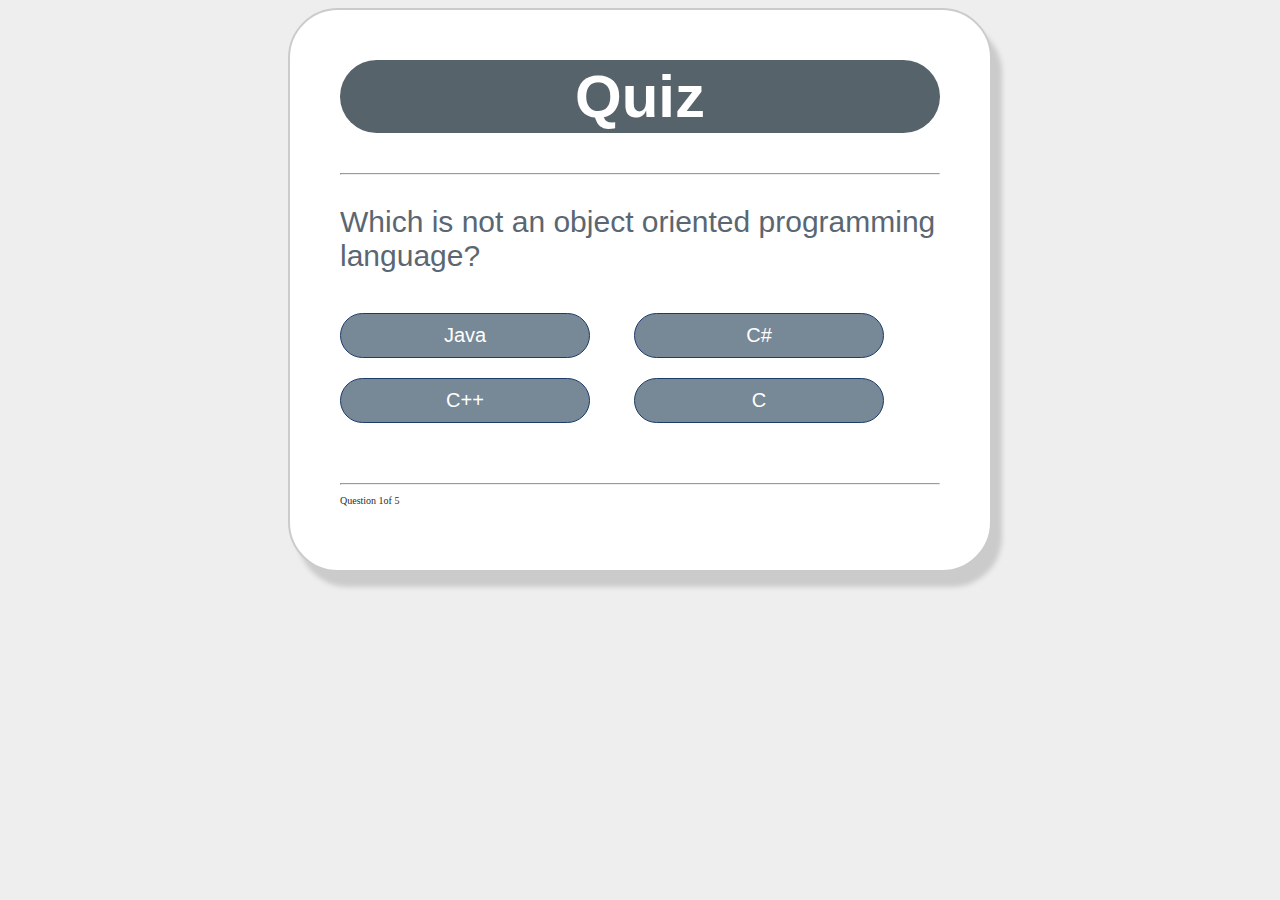
<file: index.html>
<html lang = "en">
<head>
	<meta charset = "UTF-8">
	<title>Quiz</title>
	<link rel="stylesheet" type="text/css" href="mistyle.css">
</head>
<body>
	<div class = "grid">
		<div id = "quiz">
			<h1>Quiz</h1>
		
			<hr stylw = "margin-top: 20px">

			<p id = "question"></p>

			<div class = "button">
				<button id = "btn0"><span id = "choice0"></span></button>
				<button id = "btn1"><span id = "choice1"></span></button>
				<button id = "btn2"><span id = "choice2"></span></button>
				<button id = "btn3"><span id = "choice3"></span></button>
			</div>

			<hr style="margin-top: 50px">
			<footer>
				<p id = "progress">Question x of y</p>
			</footer>
		</div>
	</div>

	<script type="text/javascript" src = "app.js"></script>

</body>
</html>
</file>
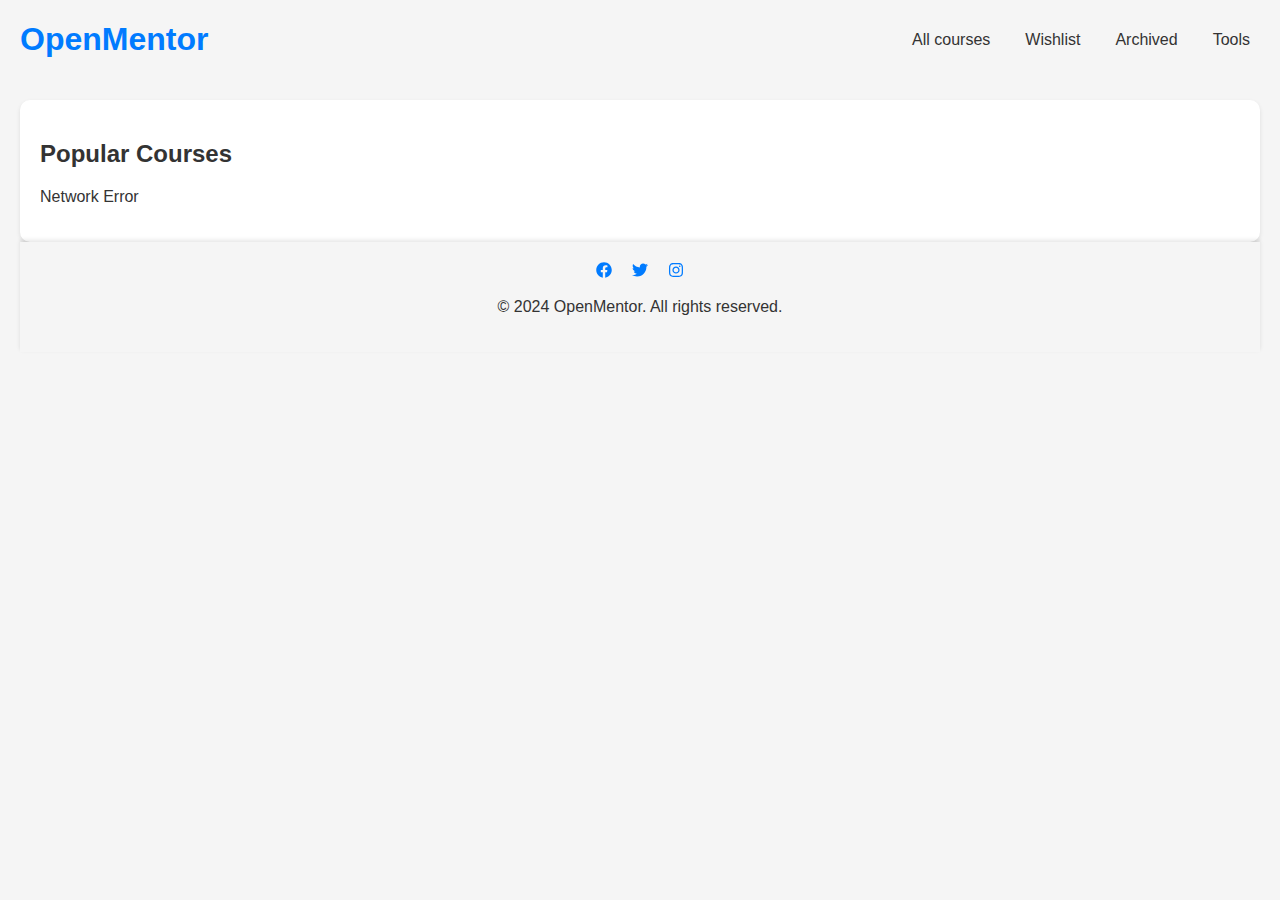
<file: openmentor/index.html>
<!doctype html><html lang="en"><head><meta charset="utf-8"/><link rel="icon" href="./favicon.ico"/><meta name="viewport" content="width=device-width,initial-scale=1"/><meta name="theme-color" content="#000000"/><meta name="description" content="Web site created using create-react-app"/><link rel="apple-touch-icon" href="./logo192.png"/><link rel="manifest" href="./manifest.json"/><title>OpenMentor</title><script defer="defer" src="./static/js/main.57ec3612.js"></script><link href="./static/css/main.12e93821.css" rel="stylesheet"></head><body><noscript>You need to enable JavaScript to run this app.</noscript><div id="root"></div></body></html>
</file>
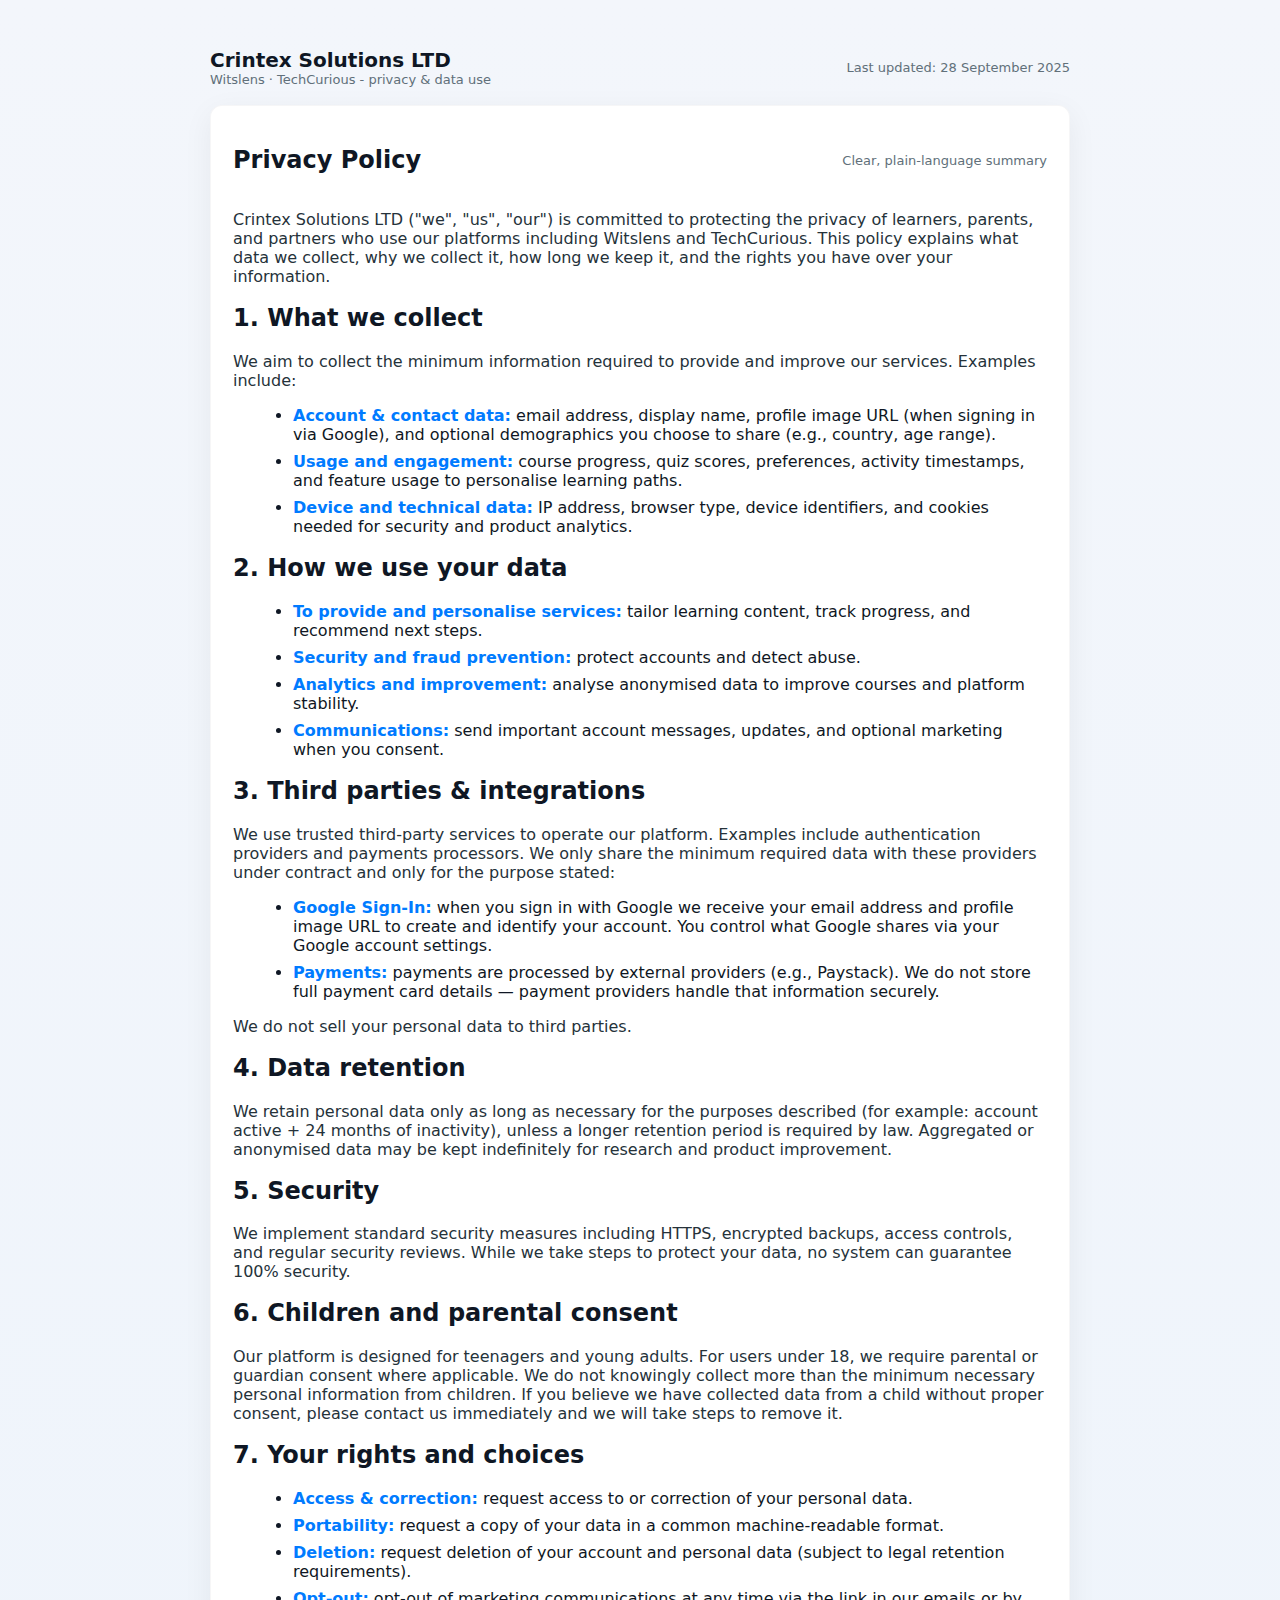
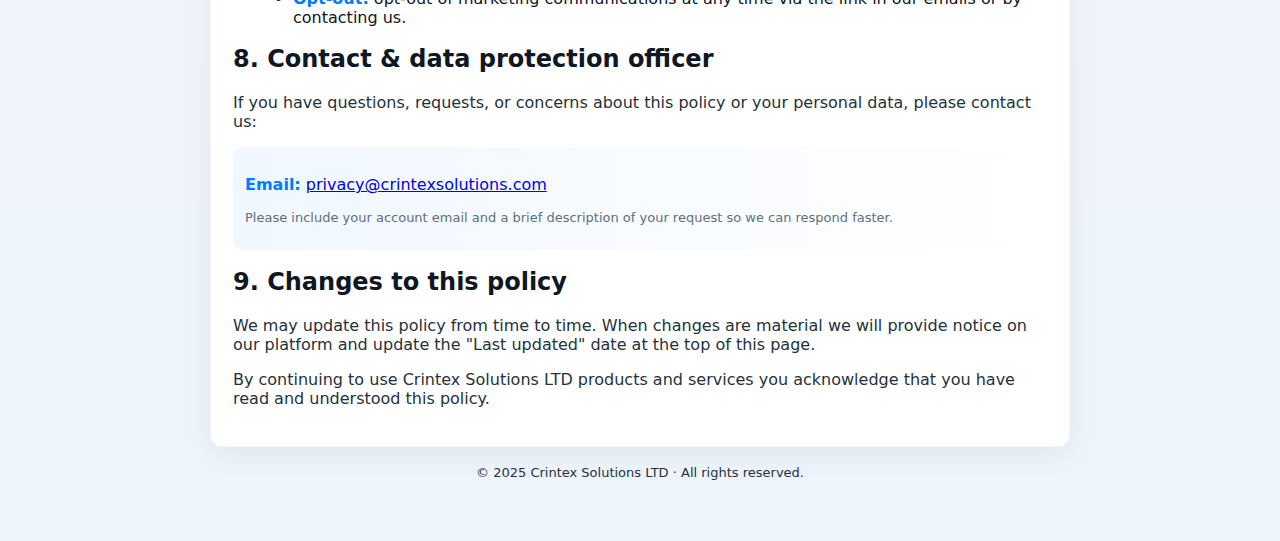
<file: privacypolicy.html>
<!doctype html>
<html lang="en">
<head>
  <meta charset="utf-8" />
  <meta name="viewport" content="width=device-width,initial-scale=1" />
  <title>Privacy Policy - Crintex Solutions LTD</title>
  <meta name="description" content="Privacy policy for Crintex Solutions LTD (Witslens & TechCurious) — clear, accessible summary of what we collect and how we protect it." />
  <link rel="shortcut icon" href="media/favicon.ico" type="image/x-icon">
  <style>
    :root{--bg:#f3f6fb;--card:#ffffff;--muted:#61707a;--accent:#007bff;--radius:12px;--container:900px}
    *{box-sizing:border-box}
    body{margin:0;font-family:Inter,system-ui,Segoe UI,Roboto,Helvetica,Arial,sans-serif;color:#0f1724;background:linear-gradient(180deg,var(--bg),#eef4fb)}
    .wrap{max-width:var(--container);margin:28px auto;padding:20px}
    header{display:flex;align-items:center;justify-content:space-between;gap:12px;margin-bottom:18px}
    .brand{display:flex;align-items:center;gap:12px}
    .brand img{width:48px;height:48px;border-radius:8px;object-fit:contain}
    h1{font-size:20px;margin:0}
    .meta{color:var(--muted);font-size:13px}

    main{background:var(--card);padding:22px;border-radius:var(--radius);box-shadow:0 8px 30px rgba(16,24,40,0.06);border:1px solid rgba(15,23,42,0.04)}
    h2{margin-top:18px}
    p{color:#25323a}
    ul{margin:8px 0 16px 20px}
    li{margin-bottom:8px}
    strong{color:var(--accent)}

    .section-title{display:flex;align-items:center;justify-content:space-between;gap:12px}
    .small{font-size:13px;color:var(--muted)}

    .contact{background:linear-gradient(90deg,rgba(0,123,255,0.06),transparent);padding:12px;border-radius:10px;margin-top:12px}

    footer{margin-top:18px;text-align:center;color:var(--muted);font-size:13px}

    @media (max-width:720px){.wrap{padding:12px}h1{font-size:18px}main{padding:16px}}
  </style>
</head>
<body>
  <div class="wrap">
    <header>
      <div class="brand">
        <div>
          <h1>Crintex Solutions LTD</h1>
          <div class="meta">Witslens · TechCurious - privacy & data use</div>
        </div>
      </div>
      <div class="meta">Last updated: 28 September 2025</div>
    </header>

    <main>
      <section aria-labelledby="intro">
        <div class="section-title">
          <h2 id="intro">Privacy Policy</h2>
          <div class="small">Clear, plain-language summary</div>
        </div>
        <p>Crintex Solutions LTD ("we", "us", "our") is committed to protecting the privacy of learners, parents, and partners who use our platforms including Witslens and TechCurious. This policy explains what data we collect, why we collect it, how long we keep it, and the rights you have over your information.</p>
      </section>

      <section aria-labelledby="what-we-collect">
        <h2 id="what-we-collect">1. What we collect</h2>
        <p>We aim to collect the minimum information required to provide and improve our services. Examples include:</p>
        <ul>
          <li><strong>Account & contact data:</strong> email address, display name, profile image URL (when signing in via Google), and optional demographics you choose to share (e.g., country, age range).</li>
          <li><strong>Usage and engagement:</strong> course progress, quiz scores, preferences, activity timestamps, and feature usage to personalise learning paths.</li>
          <li><strong>Device and technical data:</strong> IP address, browser type, device identifiers, and cookies needed for security and product analytics.</li>
        </ul>
      </section>

      <section aria-labelledby="how-we-use">
        <h2 id="how-we-use">2. How we use your data</h2>
        <ul>
          <li><strong>To provide and personalise services:</strong> tailor learning content, track progress, and recommend next steps.</li>
          <li><strong>Security and fraud prevention:</strong> protect accounts and detect abuse.</li>
          <li><strong>Analytics and improvement:</strong> analyse anonymised data to improve courses and platform stability.</li>
          <li><strong>Communications:</strong> send important account messages, updates, and optional marketing when you consent.</li>
        </ul>
      </section>

      <section aria-labelledby="third-parties">
        <h2 id="third-parties">3. Third parties & integrations</h2>
        <p>We use trusted third-party services to operate our platform. Examples include authentication providers and payments processors. We only share the minimum required data with these providers under contract and only for the purpose stated:</p>
        <ul>
          <li><strong>Google Sign-In:</strong> when you sign in with Google we receive your email address and profile image URL to create and identify your account. You control what Google shares via your Google account settings.</li>
          <li><strong>Payments:</strong> payments are processed by external providers (e.g., Paystack). We do not store full payment card details — payment providers handle that information securely.</li>
        </ul>
        <p>We do not sell your personal data to third parties.</p>
      </section>

      <section aria-labelledby="data-retention">
        <h2 id="data-retention">4. Data retention</h2>
        <p>We retain personal data only as long as necessary for the purposes described (for example: account active + 24 months of inactivity), unless a longer retention period is required by law. Aggregated or anonymised data may be kept indefinitely for research and product improvement.</p>
      </section>

      <section aria-labelledby="security">
        <h2 id="security">5. Security</h2>
        <p>We implement standard security measures including HTTPS, encrypted backups, access controls, and regular security reviews. While we take steps to protect your data, no system can guarantee 100% security.</p>
      </section>

      <section aria-labelledby="children">
        <h2 id="children">6. Children and parental consent</h2>
        <p>Our platform is designed for teenagers and young adults. For users under 18, we require parental or guardian consent where applicable. We do not knowingly collect more than the minimum necessary personal information from children. If you believe we have collected data from a child without proper consent, please contact us immediately and we will take steps to remove it.</p>
      </section>

      <section aria-labelledby="rights">
        <h2 id="rights">7. Your rights and choices</h2>
        <ul>
          <li><strong>Access & correction:</strong> request access to or correction of your personal data.</li>
          <li><strong>Portability:</strong> request a copy of your data in a common machine-readable format.</li>
          <li><strong>Deletion:</strong> request deletion of your account and personal data (subject to legal retention requirements).</li>
          <li><strong>Opt-out:</strong> opt-out of marketing communications at any time via the link in our emails or by contacting us.</li>
        </ul>
      </section>

      <section aria-labelledby="contact">
        <h2 id="contact">8. Contact & data protection officer</h2>
        <p>If you have questions, requests, or concerns about this policy or your personal data, please contact us:</p>
        <div class="contact">
          <p><strong>Email:</strong> <a href="mailto:privacy@crintexsolutions.com">privacy@crintexsolutions.com</a></p>
          <p class="small">Please include your account email and a brief description of your request so we can respond faster.</p>
        </div>
      </section>

      <section aria-labelledby="changes">
        <h2 id="changes">9. Changes to this policy</h2>
        <p>We may update this policy from time to time. When changes are material we will provide notice on our platform and update the "Last updated" date at the top of this page.</p>
      </section>

      <p style="margin-top:12px">By continuing to use Crintex Solutions LTD products and services you acknowledge that you have read and understood this policy.</p>
    </main>

    <footer>
      <p>&copy; 2025 Crintex Solutions LTD · All rights reserved.</p>
    </footer>
  </div>
</body>
</html>
</file>
<file: mistyle.css>
body{
	background-color: #eeeeee;
}
.grid{
	width: 600px;
	height: 500px;
	margin: 0 auto;
	background-color: #fff;
	padding: 10px 50px 50px 50px;
	border-radius: 50px;
	border: 2px solid #cbcbcb;
	box-shadow: 10px 15px 5px #cbcbcb;
}

.grid h1{
	font-family: sans-serif;
	background-color: #57636a;
	font-size: 60px;
	text-align: center;
	color: #fff;
	padding: 2px 0px;
	border-radius: 50px;
}

.grid #question{
	font-family: sans-serif;
	font-size: 30px;
	color: #5a6772;
}
.buttons{
	margin-top: 30px;
}
#btn0, #btn1, #btn2, #btn3{
	background-color: #778897;
	width: 250px;
	font-size: 20px;
	color: #fff;
	border: 1px solid #1d3c6a;
	border-radius: 50px;
	margin: 10px 40px 10px 0px;
	padding: 10px 10px;
}
#progress{
	color: #2b2b2b;
	font-size: 10px;
}

#btn0:hover, #btn1:hover, #btn2:hover, #btn3:hover{
	cursor: pointer;
	background-color: #57626e;
}
#btn0:focus, #btn1:focus, #btn2:focus, #btn3:focus{
	outline: 0;
}
</file>
<file: openmentor/static/css/main.12e93821.css>
body{background-color:#f5f5f5;color:#333;font-family:-apple-system,BlinkMacSystemFont,Segoe UI,Roboto,Oxygen,Ubuntu,Cantarell,Open Sans,Helvetica Neue,sans-serif;margin:0}a{color:inherit;text-decoration:none}.cap,.dashboard,.login-container{padding:0 20px}.dashboard-header{align-items:center;display:flex;justify-content:space-between;margin-bottom:20px}.dashboard-header h1{color:#007bff;font-size:2rem}.dashboard-nav ul{display:flex;gap:15px;list-style-type:none}.dashboard-nav ul li{border-radius:5px;cursor:pointer;padding:10px;transition:background-color .3s}.dashboard-nav ul li:hover{background-color:#007bff;color:#fff}.dashboard-header .menu-icon{display:none}.courses{background-color:#fff;border-radius:10px;box-shadow:0 2px 4px #0000001a;padding:20px}.courses h2{font-size:1.5rem;margin-bottom:20px}.course-cards{display:flex;flex-wrap:wrap;gap:3em}.course-card{background-color:#fff;border-radius:10px;box-shadow:0 2px 4px #0000001a;flex:1 1;max-width:250px;min-width:250px;overflow:hidden;perspective:1000px;position:relative;transition:transform .3s ease-in-out}.course-card:hover{transform:translateY(-5px);transform:scale(1.02)}.image-container{height:auto;position:relative;transform-style:preserve-3d;transition:transform .6s ease-in-out;width:100%}.course-card:hover .image-container{transform:rotateY(180deg)}.image-container img{height:180px;object-fit:cover}.image-container img,.overlay{backface-visibility:hidden;width:100%}.overlay{align-items:center;background:#000000b3;color:#fff;display:flex;height:100%;justify-content:center;left:0;padding:40px 10px;position:absolute;text-align:left;top:0;transform:rotateY(180deg);transition:opacity .3s ease-in-out}.overlay .description{font-size:14px;line-height:1.5;margin-left:20px;padding:35px}.course-card h3{color:#333;font-size:1rem;padding:5px 15px}.course-details{display:flex;padding:20px}.video-container{flex:3 1;margin-right:20px}.video-container video{border-radius:10px;box-shadow:0 2px 4px #0000001a;width:100%}.transcript{margin-top:20px}.transcript h3{color:#007bff;font-size:1.25rem;margin-bottom:10px}.transcript p{color:#666;font-size:1rem;line-height:1.5}.course-content{flex:1 1;max-width:25%}.course-content .module-list{display:flex;flex-direction:column;gap:15px;list-style:none;padding:0}.course-content .module-list li{align-items:center;background-color:#fff;border-radius:5px;box-shadow:0 2px 4px #0000001a;cursor:pointer;display:flex;padding:10px;transition:background-color .3s}.course-content .module-list li:hover{background-color:#f0f0f0}.course-content .module-list img{border-radius:5px;height:60px;margin-right:10px;object-fit:cover;width:60px}.course-content .module-list .module-info{display:flex;flex-direction:column;gap:5px}.course-content .module-list .module-info span{color:#333;font-size:1rem;font-weight:700}.course-card .rating,.course-card p{align-items:center;display:flex;font-size:.7em;margin:.5em 1.5em}.course-card .rating svg{margin-right:5px}.comment-box{border:1px solid #ccc;border-radius:5px;margin:0 auto;padding:10px;resize:none;top:15px;width:95%}.social-actions{display:flex;justify-content:space-around;margin-top:15px}.social-actions button{align-items:center;background:none;border:none;color:#007bff;cursor:pointer;display:flex;font-size:1rem;padding:5px;transition:color .3s}.social-actions button:hover{color:#0056b3}.social-actions i{font-size:1.25rem;margin-right:8px}.login-container{display:flex;flex-direction:column;min-height:100vh}.login-box{background-color:#fff;border-radius:10px;box-shadow:0 2px 10px #0000001a;margin:auto;max-width:400px;padding:40px;text-align:center;width:100%}.login-box h2{color:#333;margin-bottom:20px}.login-box input[type=email],.login-box input[type=password]{border:1px solid #ccc;border-radius:5px;font-size:1rem;margin-bottom:20px;padding:10px;width:94.5%}.login-box button[type=submit]{background-color:#007bff;border:none;border-radius:5px;color:#fff;cursor:pointer;font-size:1rem;padding:10px;transition:background-color .3s;width:100%}.login-box button[type=submit]:hover{background-color:#0056b3}.error{color:red;font-size:.9rem;margin-bottom:20px}.social-login{display:flex;justify-content:space-between;margin-top:20px}.social-login button{align-items:center;border:none;border-radius:5px;color:#fff;cursor:pointer;display:flex;font-size:1rem;justify-content:center;padding:10px;transition:background-color .3s;width:48%}.social-login .google{background-color:#db4437}.social-login .google:hover{background-color:#c23321}.social-login .facebook{background-color:#3b5998}.social-login .facebook:hover{background-color:#2d4373}.social-login button svg{margin-right:8px}footer{align-items:center;background-color:#f5f5f5;box-shadow:0 -2px 4px #0000001a;color:#333;display:flex;font-size:1rem;justify-content:center;margin-top:auto;padding:20px 0;text-align:center}footer a{color:#007bff;margin:0 10px;text-decoration:none}footer a:hover{text-decoration:underline}footer .footer-content{max-width:1200px;padding:0 15px;width:100%}@media (max-width:768px){.dashboard-header .menu-icon{display:block;margin-left:5em}.course-details{flex-direction:column;padding:10px}.video-container{margin-right:0}.course-content{margin-top:20px;max-width:100%}.video-container video{height:auto;width:100%}.dashboard-nav ul{background-color:#007bff;border-radius:5px;box-shadow:0 2px 10px #0000001a;display:none;flex-direction:column;gap:10px;padding:10px;position:absolute;right:20px;top:60px}.dashboard-nav ul.show{display:flex}.dashboard-nav .menu-icon{color:#007bff;cursor:pointer;display:block;font-size:1.5rem}}
/*# sourceMappingURL=main.12e93821.css.map*/
</file>
